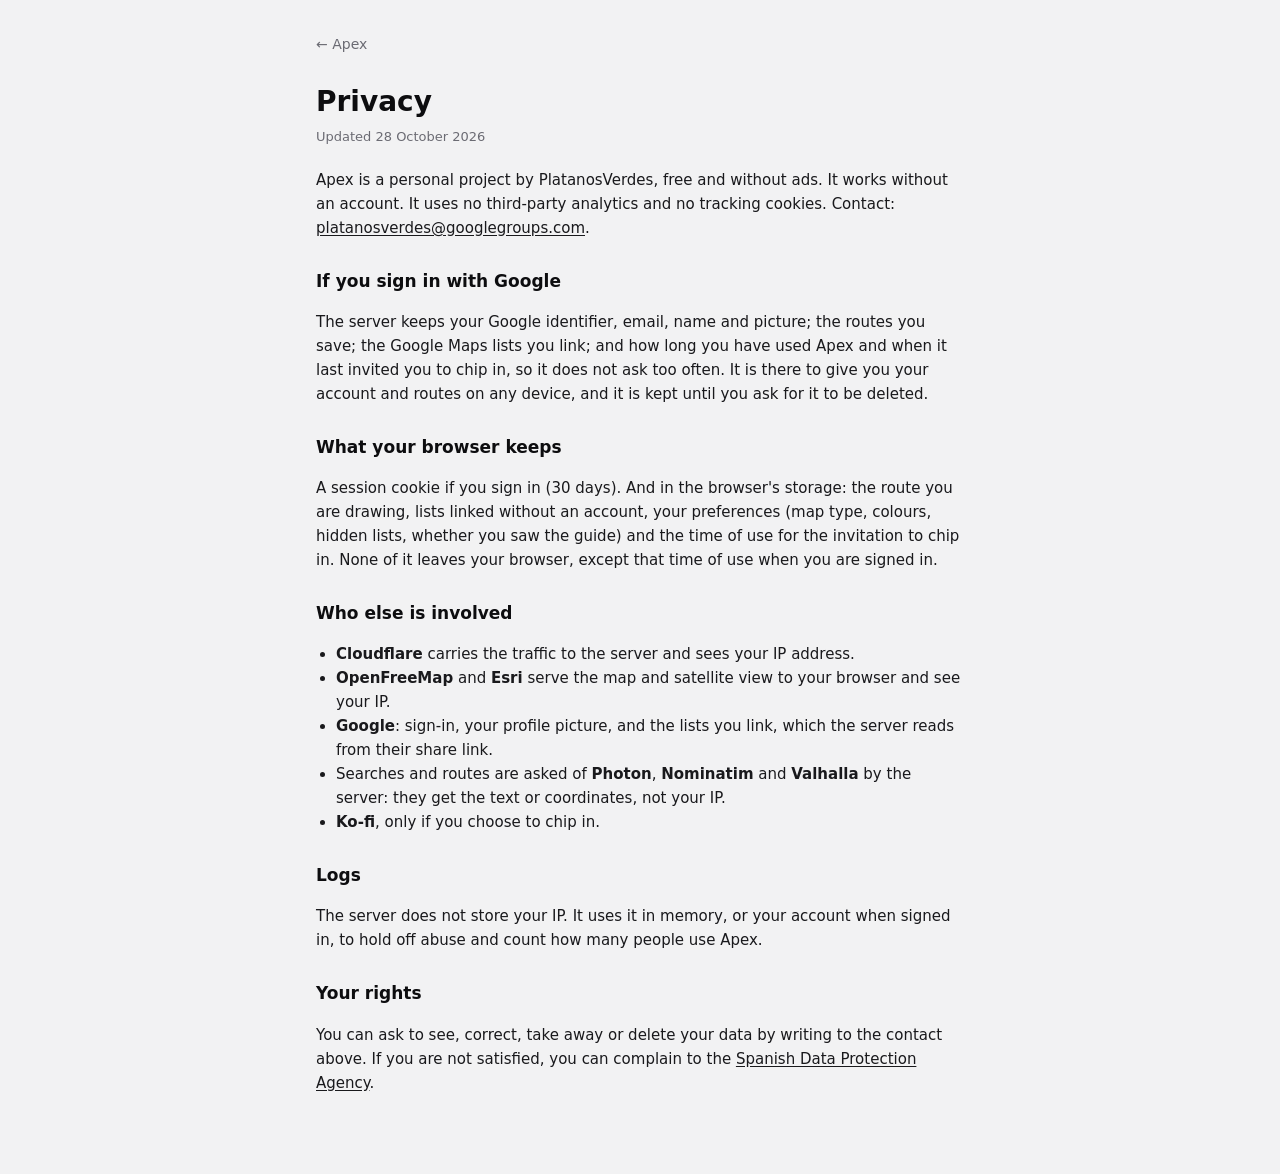
<file: internal/server/web/privacy.html>
<!doctype html>
<html lang="es">
<head>
<meta charset="utf-8">
<meta name="viewport" content="width=device-width, initial-scale=1">
<title>Apex | Privacidad</title>
<link rel="icon" href="icon.svg" type="image/svg+xml">
<link rel="stylesheet" href="privacy.css">
<script type="module" src="js/privacy.js"></script>
</head>
<body>
<main>
  <a class="back" href="/">← Apex</a>

  <article lang="es">
    <h1>Privacidad</h1>
    <p class="date">Actualizada el 28 de octubre de 2026</p>

    <p>Apex es un proyecto personal de PlatanosVerdes, gratuito y sin publicidad. Funciona sin registrarte. No usa analítica de terceros ni cookies de seguimiento. Contacto: <a href="mailto:platanosverdes@googlegroups.com">platanosverdes@googlegroups.com</a>.</p>

    <h2>Si inicias sesión con Google</h2>
    <p>El servidor guarda tu identificador de Google, tu email, tu nombre y tu foto; las rutas que guardas; las listas de Google Maps que vinculas; y cuánto tiempo has usado Apex y cuándo te invitó a colaborar, para no pedírtelo de más. Sirve para darte tu cuenta y tus rutas en cualquier dispositivo, y lo guarda hasta que pidas borrarlo.</p>

    <h2>Lo que guarda tu navegador</h2>
    <p>Una cookie de sesión si inicias sesión (30 días). Y en el almacenamiento del navegador: la ruta que estás dibujando, las listas vinculadas sin cuenta, tus preferencias (tipo de mapa, colores, listas ocultas, si viste la guía) y el tiempo de uso para la invitación a colaborar. Nada de esto sale de tu navegador, salvo ese tiempo de uso si has iniciado sesión.</p>

    <h2>Quién más interviene</h2>
    <ul>
      <li><b>Cloudflare</b> lleva el tráfico hasta el servidor y ve tu dirección IP.</li>
      <li><b>OpenFreeMap</b> y <b>Esri</b> sirven el mapa y la vista satélite a tu navegador y ven tu IP.</li>
      <li><b>Google</b>: el inicio de sesión, tu foto de perfil, y las listas que vinculas, que el servidor lee desde su enlace compartido.</li>
      <li>Las búsquedas y las rutas las pide el servidor a <b>Photon</b>, <b>Nominatim</b> y <b>Valhalla</b>: reciben el texto o las coordenadas, no tu IP.</li>
      <li><b>Ko-fi</b>, solo si decides colaborar.</li>
    </ul>

    <h2>Registros</h2>
    <p>El servidor no guarda tu IP. La usa en memoria, o tu cuenta si has iniciado sesión, para frenar abusos y contar cuántas personas usan Apex.</p>

    <h2>Tus derechos</h2>
    <p>Puedes pedir ver, corregir, llevarte o borrar tus datos escribiendo al contacto. Si no te convence la respuesta, puedes reclamar ante la <a href="https://www.aepd.es">Agencia Española de Protección de Datos</a>.</p>
  </article>

  <article lang="en">
    <h1>Privacy</h1>
    <p class="date">Updated 28 October 2026</p>

    <p>Apex is a personal project by PlatanosVerdes, free and without ads. It works without an account. It uses no third-party analytics and no tracking cookies. Contact: <a href="mailto:platanosverdes@googlegroups.com">platanosverdes@googlegroups.com</a>.</p>

    <h2>If you sign in with Google</h2>
    <p>The server keeps your Google identifier, email, name and picture; the routes you save; the Google Maps lists you link; and how long you have used Apex and when it last invited you to chip in, so it does not ask too often. It is there to give you your account and routes on any device, and it is kept until you ask for it to be deleted.</p>

    <h2>What your browser keeps</h2>
    <p>A session cookie if you sign in (30 days). And in the browser's storage: the route you are drawing, lists linked without an account, your preferences (map type, colours, hidden lists, whether you saw the guide) and the time of use for the invitation to chip in. None of it leaves your browser, except that time of use when you are signed in.</p>

    <h2>Who else is involved</h2>
    <ul>
      <li><b>Cloudflare</b> carries the traffic to the server and sees your IP address.</li>
      <li><b>OpenFreeMap</b> and <b>Esri</b> serve the map and satellite view to your browser and see your IP.</li>
      <li><b>Google</b>: sign-in, your profile picture, and the lists you link, which the server reads from their share link.</li>
      <li>Searches and routes are asked of <b>Photon</b>, <b>Nominatim</b> and <b>Valhalla</b> by the server: they get the text or coordinates, not your IP.</li>
      <li><b>Ko-fi</b>, only if you choose to chip in.</li>
    </ul>

    <h2>Logs</h2>
    <p>The server does not store your IP. It uses it in memory, or your account when signed in, to hold off abuse and count how many people use Apex.</p>

    <h2>Your rights</h2>
    <p>You can ask to see, correct, take away or delete your data by writing to the contact above. If you are not satisfied, you can complain to the <a href="https://www.aepd.es">Spanish Data Protection Agency</a>.</p>
  </article>
</main>
</body>
</html>
</file>
<file: internal/server/web/privacy.css>
:root {
  --bg: #f2f2f3; --card: #ffffff; --ink: #0d0d0f; --muted: #6b6b73; --line: #e3e3e6;
  color-scheme: light dark;
}
@media (prefers-color-scheme: dark) {
  :root { --bg: #0b0b0c; --card: #141416; --ink: #f4f4f5; --muted: #9a9aa3; --line: #2a2a2f; }
}
*, *::before, *::after { box-sizing: border-box; }
body { margin: 0; background: var(--bg); color: var(--ink); font: 15px/1.6 system-ui, -apple-system, "Segoe UI", sans-serif; }
main { max-width: 680px; margin: 0 auto; padding: 32px 16px 64px; }
.back { color: var(--muted); text-decoration: none; font-size: 14px; }
.back:hover { color: var(--ink); }
h1 { font-size: 28px; margin: 24px 0 0; }
h2 { font-size: 17px; margin: 28px 0 6px; }
.date { color: var(--muted); font-size: 13px; margin: 2px 0 20px; }
p, li { color: color-mix(in oklch, var(--ink) 85%, var(--muted)); }
ul { padding-left: 20px; }
a { color: inherit; text-underline-offset: 2px; }
article[hidden] { display: none; }
</file>
